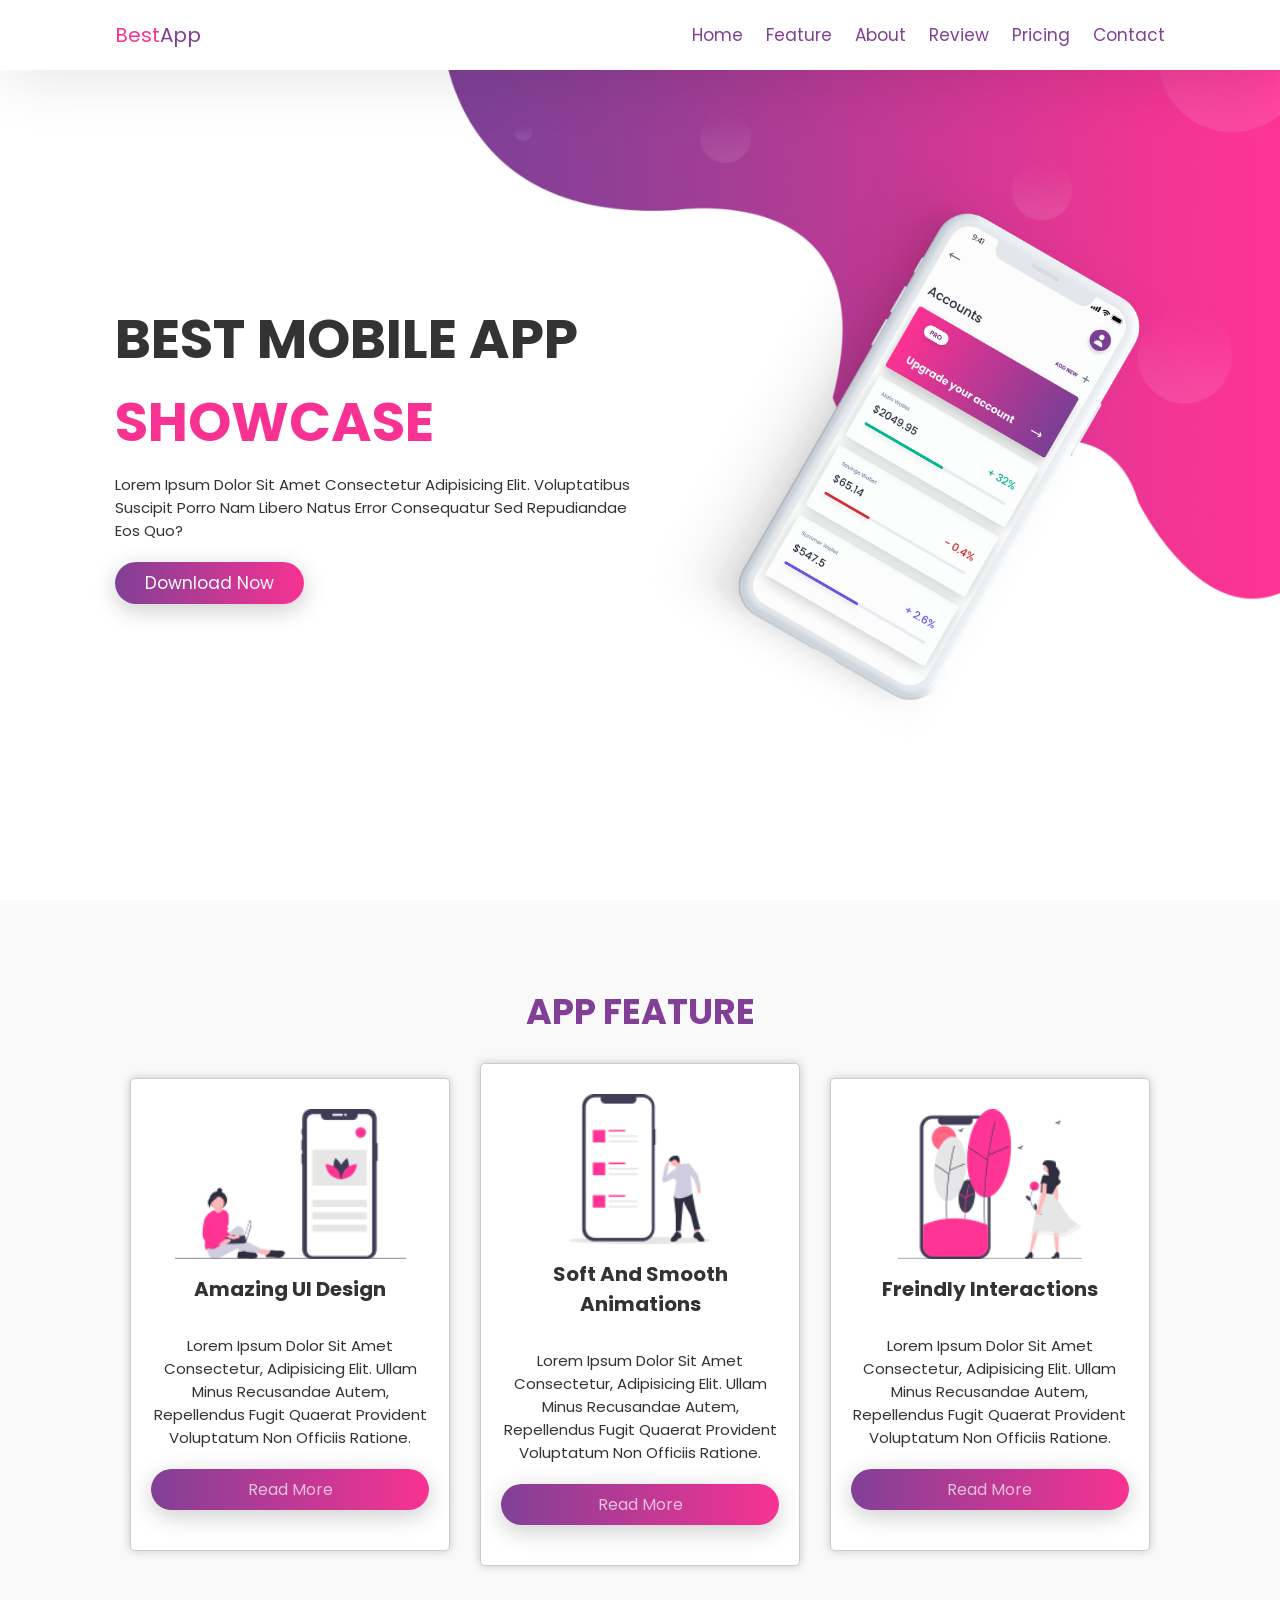
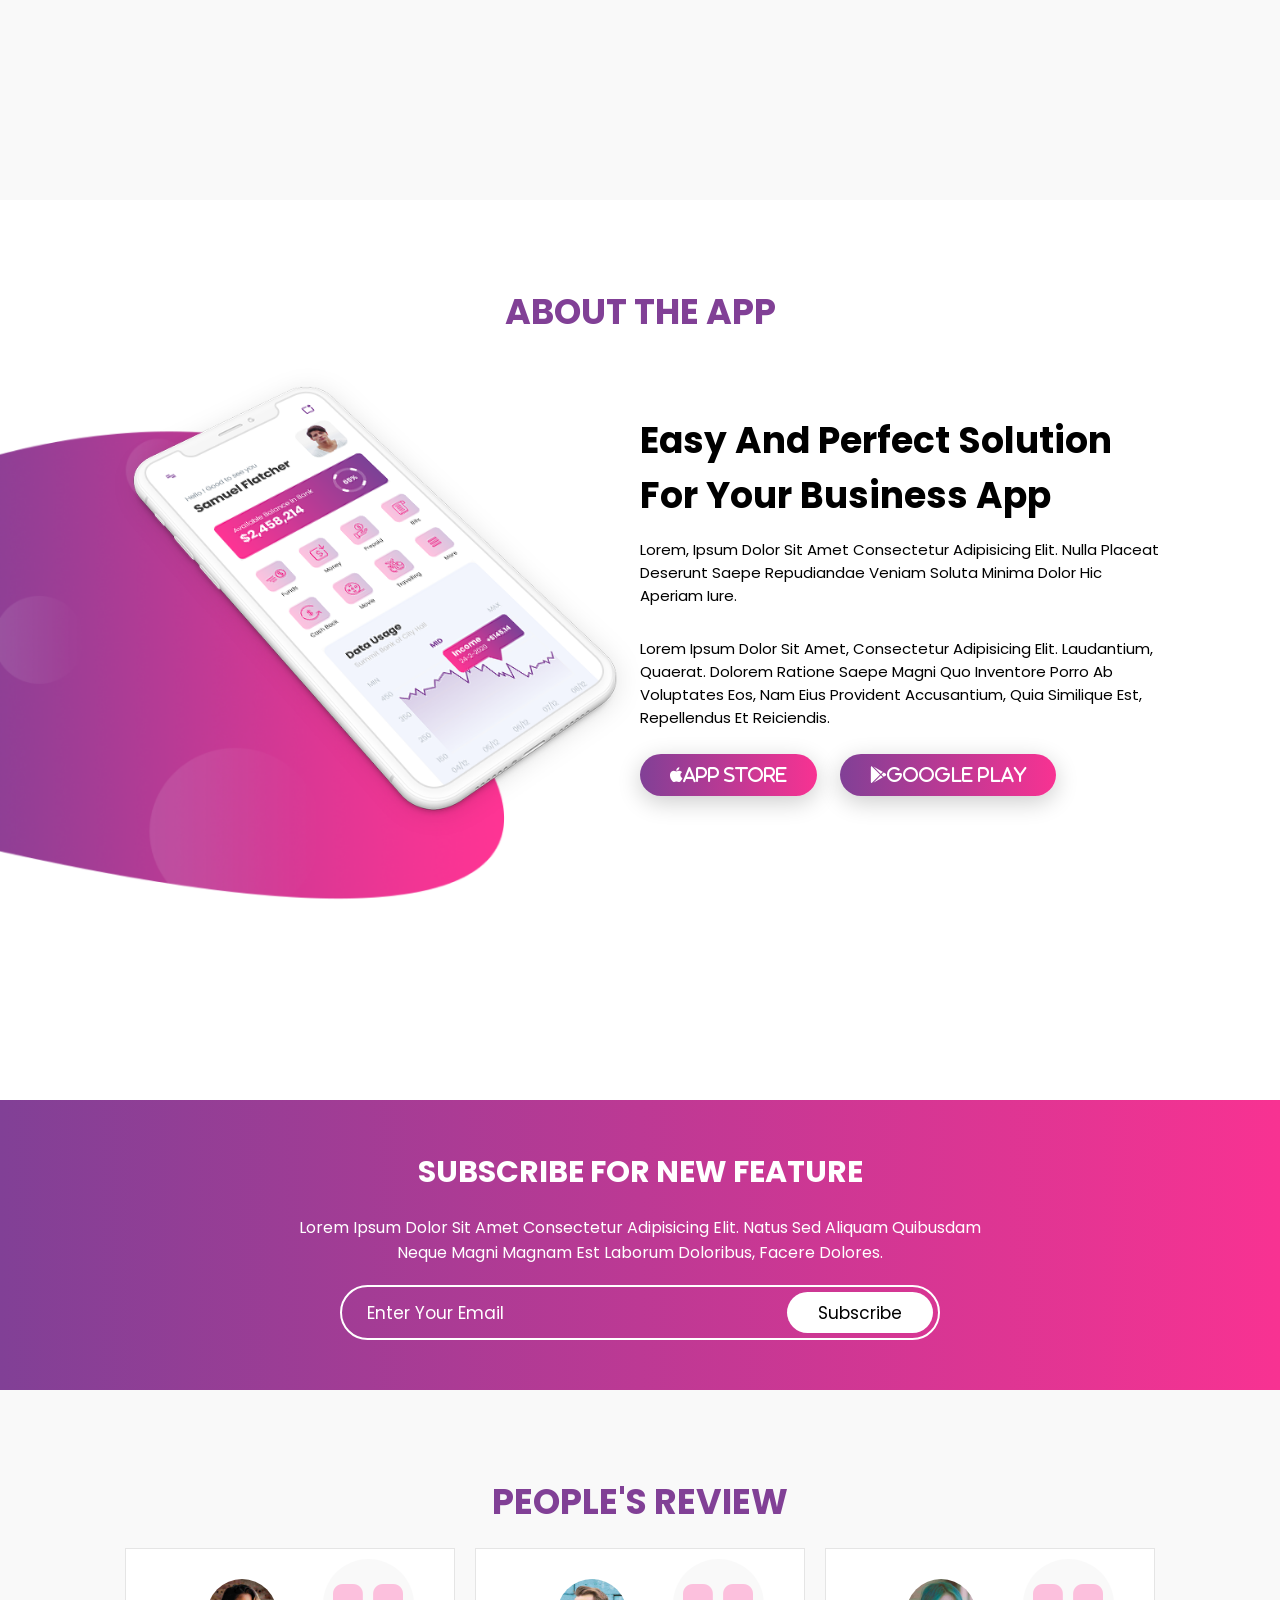
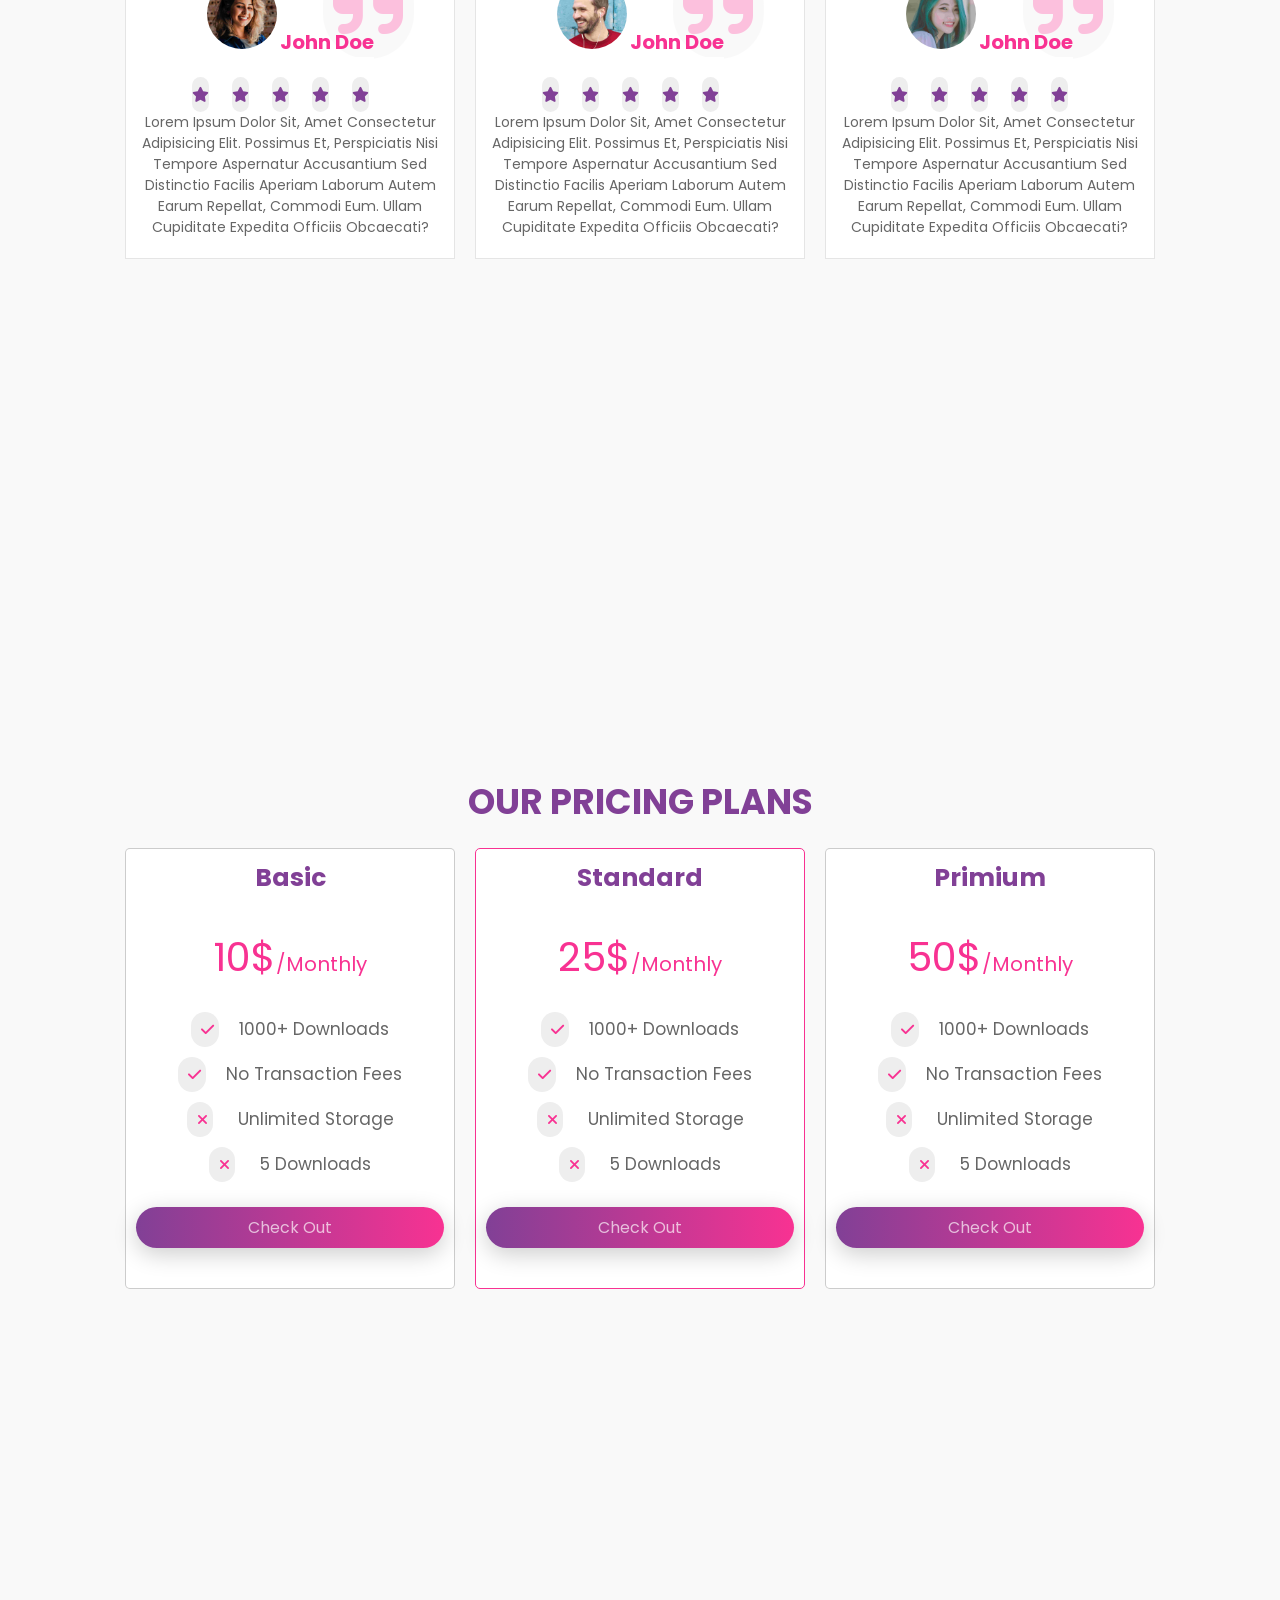
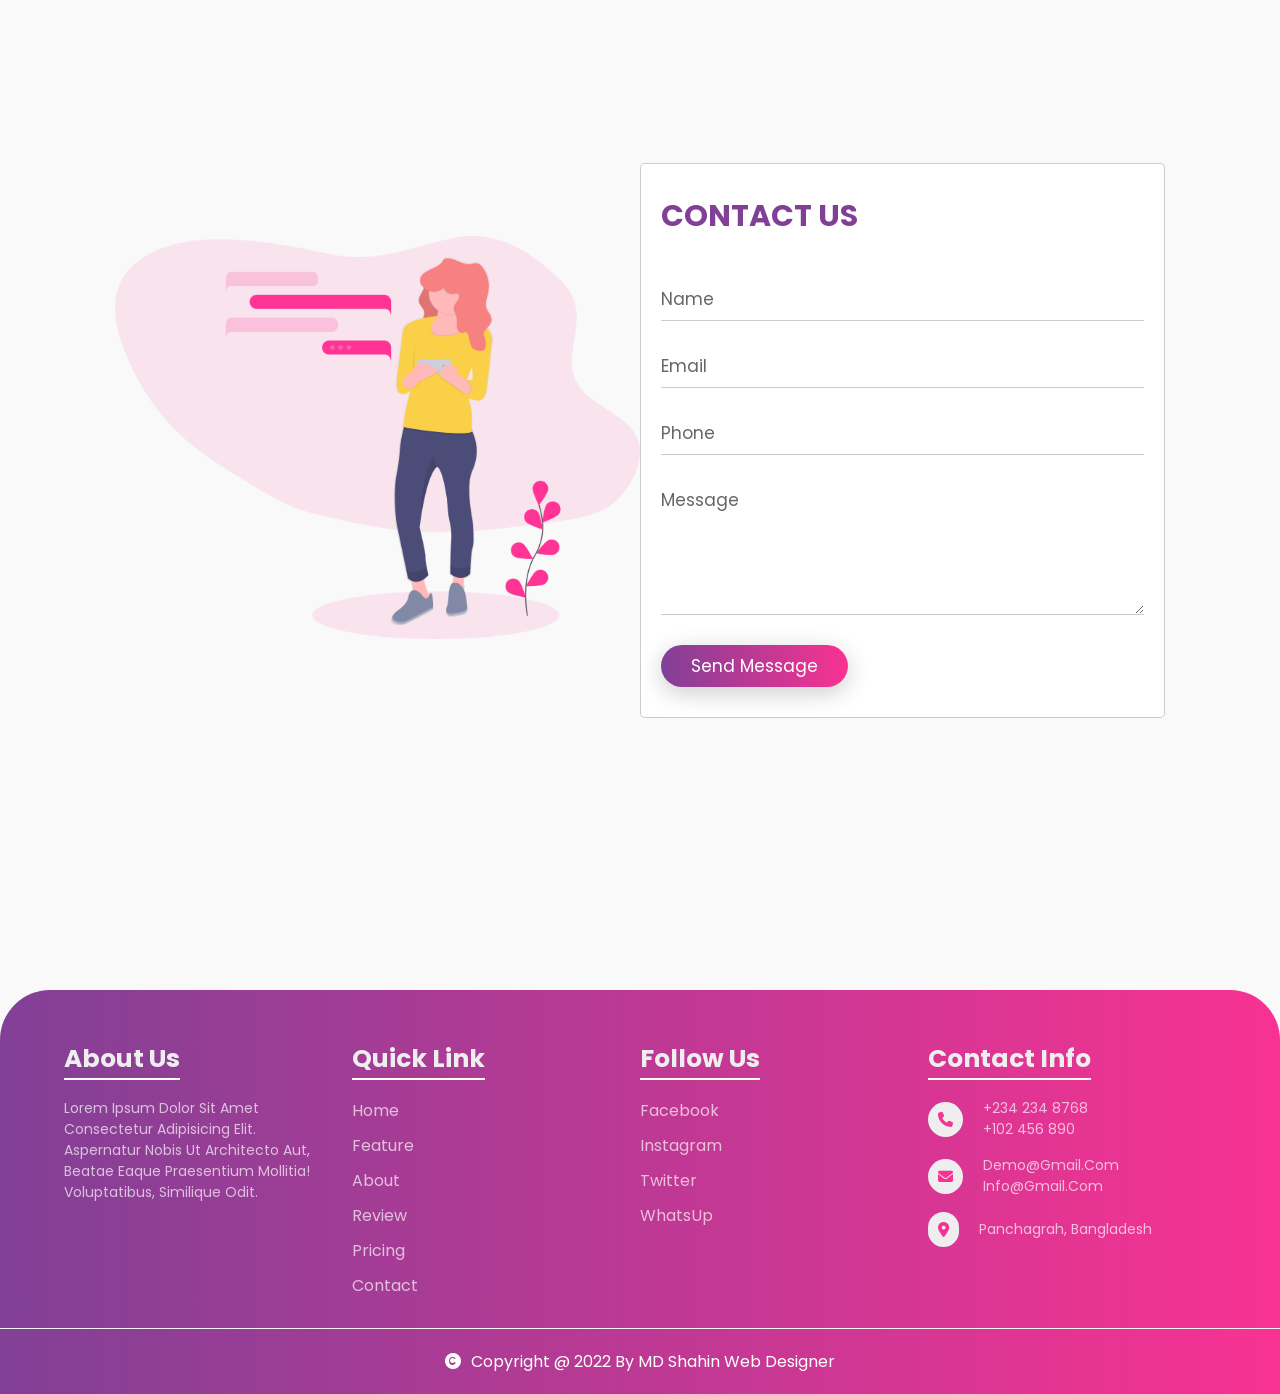
<file: index.html>
<!DOCTYPE html>
<html lang="en">
<head>
    <meta charset="UTF-8">
    <meta name="viewport" content="width=device-width, initial-scale=1.0">
    <title>complete responsive app landing page website design </title>
    <link rel="stylesheet" href="https://cdnjs.cloudflare.com/ajax/libs/font-awesome/6.1.1/css/all.min.css">
    <link rel="stylesheet" href="css/style.css">
    <link rel="stylesheet" href="css/responsive.css">
</head>
<body>
   
    <!-- header seciton start -->

    <header>

        <a href="#" class="logo"><span>best</span>App</a>

        <nav class="navbar">
            <a href="#home">home</a>
            <a href="#feature">feature</a>
            <a href="#about">about</a>
            <a href="#review">review</a>
            <a href="#pricing">pricing</a>
            <a href="#contact">contact</a>
        </nav>
        <div class="hambarg">
            <span class="bar"></span>
            <span class="bar"></span>
            <span class="bar"></span>
        </div>

    </header>

    <!-- header section end -->

    <!-- home section start -->

    <section class="home" id="home">

        <div class="content">
            <h3>best mobile app <span>showcase</span></h3>
            <p>Lorem Ipsum Dolor Sit Amet Consectetur Adipisicing Elit. Voluptatibus Suscipit Porro Nam Libero Natus Error Consequatur Sed Repudiandae Eos Quo?</p>
            <a href="#" class="btn">download now</a>
        </div>
        <div class="img">
            <img src="img/home-img.png" alt="">
        </div>

    </section>

    <!-- home section end -->

    <!-- feature section start -->

    <section class="feature" id="feature">

        <h1 class="heading">app feature</h1>

        <div class="box-container">
            
            <div class="box">
                <img src="img/f-icon1.png" alt="">
                <h3>Amazing UI Design</h3>
                <p>Lorem Ipsum Dolor Sit Amet Consectetur, Adipisicing Elit. Ullam Minus Recusandae Autem, Repellendus Fugit Quaerat Provident Voluptatum Non Officiis Ratione.</p>
                <a href="#" class="btn">read more</a>
            </div>
            <div class="box">
                <img src="img/f-icon2.png" alt="">
                <h3>Soft And Smooth Animations</h3>
                <p>Lorem Ipsum Dolor Sit Amet Consectetur, Adipisicing Elit. Ullam Minus Recusandae Autem, Repellendus Fugit Quaerat Provident Voluptatum Non Officiis Ratione.</p>
                <a href="#" class="btn">read more</a>
            </div>
            <div class="box">
                <img src="img/f-icon3.png" alt="">
                <h3>Freindly Interactions</h3>
                <p>Lorem Ipsum Dolor Sit Amet Consectetur, Adipisicing Elit. Ullam Minus Recusandae Autem, Repellendus Fugit Quaerat Provident Voluptatum Non Officiis Ratione.</p>
                <a href="#" class="btn">read more</a>
            </div>


        </div>

    </section>

    <!-- feature section end -->

    <!-- about section start -->

    <section class="about" id="about">

        <h1 class="heading">about the app</h1>

        <div class="column">

            <div class="image">
                <img src="img/about-img.png" alt="">
            </div>

            <div class="content">
                <h3>
                    Easy And Perfect Solution For Your Business App</h3>
                <p>Lorem, Ipsum Dolor Sit Amet Consectetur Adipisicing Elit. Nulla Placeat Deserunt Saepe Repudiandae Veniam Soluta Minima Dolor Hic Aperiam Iure.</p>

                    <p>Lorem Ipsum Dolor Sit Amet, Consectetur Adipisicing Elit. Laudantium, Quaerat. Dolorem Ratione Saepe Magni Quo Inventore Porro Ab Voluptates Eos, Nam Eius Provident Accusantium, Quia Similique Est, Repellendus Et Reiciendis.</p>
                    <div class="button">
                        <a href="#" class="btn"><i class="fab fa-apple">app store</i></a>
                    <a href="#" class="btn"><i class="fab fa-google-play">google play</i></a>
                    </div>
                    

            </div>

        </div>

    </section>

    <!-- about section end -->

    <!-- news letter section start -->

    <div class="newsletter">

        <h3>subscribe for new feature</h3>
        <p>Lorem Ipsum Dolor Sit Amet Consectetur Adipisicing Elit. Natus Sed Aliquam Quibusdam Neque Magni Magnam Est Laborum Doloribus, Facere Dolores.</p>
        <form action="">
            <input type="email" placeholder="enter your email">
            <input type="submit" value="subscribe">
        </form>

    </div>

    <!-- news letter section end -->

    <!-- review section start -->

    <section class="review" id="review">

        <h1 class="heading">people's review</h1>

        <div class="box-container">

            <div class="box">
                <i class="fas fa-quote-right"></i>
                <div class="user">
                    <img src="img/pic1.png" alt="">
                    <h3>john doe</h3>
                    <div class="stars">
                        <i class="fas fa-star"></i>
                        <i class="fas fa-star"></i>
                        <i class="fas fa-star"></i>
                        <i class="fas fa-star"></i>
                        <i class="fas fa-star"></i>
                    </div>
                    <div class="comment">
                        Lorem Ipsum Dolor Sit, Amet Consectetur Adipisicing Elit. Possimus Et, Perspiciatis Nisi Tempore Aspernatur Accusantium Sed Distinctio Facilis Aperiam Laborum Autem Earum Repellat, Commodi Eum. Ullam Cupiditate Expedita Officiis Obcaecati?
                    </div>
                </div>
            </div>
            <div class="box">
                <i class="fas fa-quote-right"></i>
                <div class="user">
                    <img src="img/pic2.png" alt="">
                    <h3>john doe</h3>
                    <div class="stars">
                        <i class="fas fa-star"></i>
                        <i class="fas fa-star"></i>
                        <i class="fas fa-star"></i>
                        <i class="fas fa-star"></i>
                        <i class="fas fa-star"></i>
                    </div>
                    <div class="comment">
                        Lorem Ipsum Dolor Sit, Amet Consectetur Adipisicing Elit. Possimus Et, Perspiciatis Nisi Tempore Aspernatur Accusantium Sed Distinctio Facilis Aperiam Laborum Autem Earum Repellat, Commodi Eum. Ullam Cupiditate Expedita Officiis Obcaecati?
                    </div>
                </div>
            </div>
            <div class="box">
                <i class="fas fa-quote-right"></i>
                <div class="user">
                    <img src="img/pic3.png" alt="">
                    <h3>john doe</h3>
                    <div class="stars">
                        <i class="fas fa-star"></i>
                        <i class="fas fa-star"></i>
                        <i class="fas fa-star"></i>
                        <i class="fas fa-star"></i>
                        <i class="fas fa-star"></i>
                    </div>
                    <div class="comment">
                        Lorem Ipsum Dolor Sit, Amet Consectetur Adipisicing Elit. Possimus Et, Perspiciatis Nisi Tempore Aspernatur Accusantium Sed Distinctio Facilis Aperiam Laborum Autem Earum Repellat, Commodi Eum. Ullam Cupiditate Expedita Officiis Obcaecati?
                    </div>
                </div>
            </div>

        </div>

    </section>

    <!-- review section end -->

    <!-- pricing section start -->

    <section class="pricing" id="pricing">

        <h1 class="heading">our pricing plans</h1>

        <div class="box-container">

            <div class="box">
                <h3>basic</h3>
                <div class="price">10$<span>/monthly</span></div>
                <ul>
                    <li><i class="fas fa-check"></i>1000+ Downloads</li>
                    <li><i class="fas fa-check"></i>No Transaction Fees</li>
                    <li><i class="fas fa-times"></i> Unlimited Storage</li>
                    <li><i class="fas fa-times"></i> 5 Downloads</li>
                </ul>
                <a href="#" class="btn">check out</a>
            </div>
            <div class="box">
                <h3>standard</h3>
                <div class="price">25$<span>/monthly</span></div>
                <ul>
                    <li><i class="fas fa-check"></i>1000+ Downloads</li>
                    <li><i class="fas fa-check"></i>No Transaction Fees</li>
                    <li><i class="fas fa-times"></i> Unlimited Storage</li>
                    <li><i class="fas fa-times"></i> 5 Downloads</li>
                </ul>
                <a href="#" class="btn">check out</a>
            </div>
            <div class="box">
                <h3>primium</h3>
                <div class="price">50$<span>/monthly</span></div>
                <ul>
                    <li><i class="fas fa-check"></i>1000+ Downloads</li>
                    <li><i class="fas fa-check"></i>No Transaction Fees</li>
                    <li><i class="fas fa-times"></i> Unlimited Storage</li>
                    <li><i class="fas fa-times"></i> 5 Downloads</li>
                </ul>
                <a href="#" class="btn">check out</a>
            </div>

        </div>

    </section>

    <!-- pricing section end -->

    <!-- contact section start -->

        <section class="contact" id="contact">

            <div class="img">
                <img src="img/contact-img.png" alt="">
            </div>

            <form action="">

                <h3>contact us</h3>

                <div class="input-form">
                    <input type="text" required>
                    <label>name</label>
                </div>
                <div class="input-form">
                    <input type="email" required>
                    <label>email</label>
                </div>
                <div class="input-form">
                    <input type="number" required>
                    <label>phone</label>
                </div>
                <div class="input-form">
                    <textarea required name="" id="" cols="30" rows="10"></textarea>
                    <label>message</label>
                </div>

                <input type="submit" class="btn" value="send message">

            </form>

        </section>    

    <!-- contact section end -->

    <!-- footer section starts  -->

    <div class="footer">
        <div class="footer-content">
            <div class="box">
                <h3>About Us</h3>
                <p>Lorem ipsum dolor sit amet consectetur adipisicing elit. Aspernatur nobis ut architecto aut, beatae eaque praesentium mollitia! Voluptatibus, similique odit.</p>
            </div>
            <div class="box">
                <h3>Quick Link</h3>
                <a href="#">Home</a>
                <a href="#">Feature</a>
                <a href="#">About</a>
                <a href="#">Review</a>
                <a href="#">Pricing</a>
                <a href="#">Contact</a>
            </div>
            <div class="box">
                <h3>Follow Us</h3>
                <a href="#">Facebook</a>
                <a href="#">Instagram</a>
                <a href="#">Twitter</a>
                <a href="#">WhatsUp</a>
            </div>
            <div class="box">
                <h3>Contact Info</h3>
                <div class="phone">
                    <i class="fa-solid fa-phone"></i>
                    <p>+234 234 8768 <br>+102 456 890</p>
                </div>
                <div class="email">
                    <i class="fa-solid fa-envelope"></i>
                    <p>demo@gmail.com <br> info@gmail.com</p>
                </div>
                <div class="location">
                    <i class="fa-solid fa-location-dot"></i>
                    <p>Panchagrah, Bangladesh</p>
                </div>
            </div>

        </div>
    </div>

    <div class="copyright"><i class="fa-solid fa-copyright"></i>Copyright @ 2022 By MD shahin Web Designer</div>


<!-- footer section ends -->





    <script src="js/script.js"></script>
</body>
</html>
</file>
<file: css/style.css>
@import url('https://fonts.googleapis.com/css2?family=Lato&family=Poppins:wght@100;200;300;400&display=swap');

/* --- common css ------ */
:root{
    --purple: #814096;
    --pink: #f83292;
    --gradient: linear-gradient(90deg, var(--purple), var(--pink));
}

*{
    font-family: 'Poppins', sans-serif;
    margin: 0;
    padding: 0;
    box-sizing: border-box;
    text-decoration: none;
    outline: none;
    border: none;
    text-transform: capitalize;
}
*::selection{
    background-color: var(--pink);
    color: #fff;
}
html{
    font-size: 62.5%;
    overflow-x: hidden;
}
body{
    background-color: #f9f9f9;
}
section{
    min-height: 100vh;
    padding:  7.5rem 9%;
}
.btn{
    display: inline-block;
    margin-top: 1rem;
    padding: .8rem 3rem;
    border-radius: 5rem;
    background: var(--gradient);
    font-size: 1.7rem;
    color: #fff;
    cursor: pointer;
    box-shadow: 0 6px 23px 0px rgb(0 0 0 / 20%);
    transition: all 0.3s linear;
}
.btn:hover{
    transform: scale(1.1);
}
.heading{
    text-align: center;
    color: var(--purple);
    font-size: 3.5rem;
    text-transform: uppercase;
    padding: 1rem;
}


/* --- common css ------ */

header{
    position: fixed;
    top: 0;
    left: 0;
    width: 100%;
    background-color: #fff;
    padding: 2rem 9%;
    display: flex;
    justify-content: space-between;
    align-items: center;
    z-index: 1;
    box-shadow: 0.5rem 1rem 6rem rgba(0,0,0,.1);
}
header .logo {
    font-size: 2rem;
    color: var(--purple);
}
header .logo span{
    color: var(--pink);
}
header .navbar a{
    font-size: 1.7rem;
    margin-left: 2rem;
    color: var(--purple);
}
header .navbar a:hover{
    color: var(--pink);
}
.hambarg{
    display: none;
}
.hambarg .bar{
    height: 3px;
    width: 25px;
    background-color: #000;
    display: block;
    margin: 5px 0;
}

/* ---- home section style start ---- */

.home{
    display: flex;
    justify-content: center;
    align-items: center;
    background: url(/img/home-bg-img.png) no-repeat center/cover;
}
.home .img img{
    width: 40vw;
    animation: float 3s linear infinite;
}
@keyframes float{
    0%, 100%{
        transform: translateY(0rem);
    }
    50%{
        transform: translateY(-3.5rem);
    }
}
.home .content h3{
    font-size: 5.5rem;
    color: #333;
    text-transform: uppercase;
}
.home .content h3 span{
    color: var(--pink);
    text-transform: uppercase;
}
.home .content p{
    font-size: 1.5rem;
    color: #333;
    padding: 1rem 0;
}

/* ---- home section style end ---- */

/* feature section style start */

.feature .box-container{
    display: flex;
    justify-content: center;
    align-items: center;
    flex-wrap: wrap;
}
.feature .box-container .box{
   flex: 1 1 30rem;
   background-color: #fff;
   border-radius: .5rem;
   border: 1px solid rgba(0,0,0,.2);
   margin: 1.5rem;
   padding: 3rem 2rem;
   text-align: center;
   box-shadow: 0 0 10px rgba(0,0,0,.2);
   transition: 0.2s linear;
}
.feature .box-container .box img{
    height: 15rem;
}
.feature .box-container .box h3{
    font-size: 2rem;
    padding-top: 1rem;
    color: #333;
}
.feature .box-container .box p{
    font-size: 1.5rem;
    padding: 1rem 0;
    color: #333;
}

/* feature section style end */

/* about section style start */

.about{
    background: url(/img/about-bg.png) no-repeat center/cover;
}
.about .column{
    display: flex;
    align-items: center;
    justify-content: space-between;
    flex-wrap: wrap;
    margin-top: 2rem ;
}
.about .column .image{
    flex: 1 1 40rem;
}
.about .column .image img{
    width: 100%;
}
.about .column .content{
    flex: 1 1 40rem;
}
.about .column .content .button .btn:last-child{
    margin-left: 20px;
}
.about .column .content h3{
    font-size: 3.6rem;
    text-transform: capitalize;
}
.about .content p{
    font-size: 1.5rem;
    padding: 1.5rem 0;
    text-transform: capitalize;
}


/* about section style end */

/* new letter section style start */

.newsletter{
    text-align: center;
    padding: 5rem 1rem;
    background-image: var(--gradient);
}
.newsletter h3{
    color: #fff;
    font-size: 3rem;
    text-transform: uppercase;
}
.newsletter p{
    color: #fff;
    font-size: 1.6rem;
    margin: 2rem auto;
    max-width: 70rem;
}
.newsletter form{
    display: flex;
    max-width: 60rem;
    height: 5.5rem;
    margin: auto;
    border: .2rem solid #fff;
    border-radius: 5rem;
    padding: .5rem;
}
.newsletter form input[type="email"]{
    padding: 0 2rem;
    font-size: 1.7rem;
    background: transparent;
    text-transform: none;
    color: #fff;
    width: 100%;
}
.newsletter form input[type="email"]::placeholder{
    color: #fff;
    text-transform: capitalize;
}
.newsletter form input[type="submit"]{
    background-color: #fff;
    width: 20rem;
    font-size: 1.7rem;
    border-radius: 5rem;
    cursor: pointer;
    transition: all 0.3s ease;
}
.newsletter form input[type="submit"]:hover{
    color: var(--pink);
}
/* new letter section style end */

/* review section style start */

.review .box-container{
    display: flex;
    align-items: center;
    justify-content: space-between;
    flex-wrap: wrap;
}
.review .box-container .box{
    background: #fff;
    margin: 1rem;
    padding: 1rem;
    text-align: center;
    border: .1rem solid rgba(0,0,0,.1);
    flex: 1 1 30rem;
    position: relative;
}
.review .box-container .box .fa-quote-right{
    font-size: 8rem;
    position: absolute;
    right: 2rem;
    color: var(--pink);
    top: 1rem;
    opacity: .3;
}
.review .box-container .box .user img{
    border-radius: 50%;
    height: 7rem;
    width: 7rem;
    object-fit: cover;
    margin-top: 2rem;
}
.review .box-container .box .user  h3{
    font-size: 2rem;
    color: var(--pink);
}
.review .box-container .box .user .stars i{
    color: var(--purple);
    font-size: 1.5rem;
    padding: 1rem 0;
}
.review .box-container .box .user .comment{
    color: #666;
    font-size: 1.4rem;
    padding-bottom: 1rem;
}


/* review section style end */

/* pricing section style start */
.pricing .box-container{
    display: flex;
    align-items: center;
    justify-content: space-between;
    flex-wrap: wrap;
}
.pricing .box-container .box{
    flex: 1 1 30rem;
    text-align: center;
    margin: 1rem;
    padding: 1rem;
    background-color: #fff;
    border: .1rem solid rgba(0,0,0,.2);
    border-radius: .5rem;
    padding-bottom: 3rem;
}
.pricing .box-container .box:hover,
.pricing .box-container .box:nth-child(2){
    border: .1rem solid var(--pink);
}
.pricing .box-container .box h3{
    font-size: 2.5rem;
    color: var(--purple);
}
.pricing .box-container .box .price{
    font-size: 4rem;
    color: var(--pink);
    padding: 1rem 0;
}
.pricing .box-container .box .price span{
    font-size: 2rem;
}
.pricing .box-container .box ul{
    padding: 1rem 0;
    list-style-type: none;
}
.pricing .box-container .box ul li{
    font-size: 1.7rem;
    color: #666;
    padding: .5rem 0;
}
.pricing .box-container .box ul li i{
    padding-right: 5px;
}
.pricing .box-container .box ul li .fa-times{
    color: var(--pink);
}


/* pricing section style end */

/* contact section style start */

.contact{
    display: flex;
    align-items: center;
    justify-content: space-between;
    flex-wrap: wrap;
}
.contact .img img{
    width: 100%;
}
.contact .img{
    flex: 1 1 40rem;
}
.contact form{
    flex:  1 1 40rem;
    padding: 3rem 2rem;
    border: .1rem solid rgba(0,0,0,.2);
    border-radius: .5rem;
    background-color: #fff;
}
.contact form h3{
    color: var(--purple);
    font-size: 3rem;
    text-transform: uppercase;
    padding-bottom: 3rem;
}
.contact form .input-form{
    position: relative;
}
.contact form .input-form input, .contact form .input-form textarea{
    width: 100%;
    background: none;
    border-bottom: .1rem solid rgba(0,0,0,.2);
    padding: 0.5rem 0;
    margin: 1.5rem 0;
    column-rule: #666;
    font-size: 1.7rem;
}
.contact form .input-form textarea{
    height: 13rem;
}
.contact form .input-form label{
    position: absolute;
    top: 1.7rem;
    left: 0;
    font-size: 1.7rem;
    color: #666;
    transition: .2s linear;
}
.contact form .input-form input:focus ~ label,
.contact form .input-form input:valid ~ label,
.contact form .input-form textarea:focus ~ label,
.contact form .input-form textarea:valid ~ label{
    top: -.5rem;
    font-size: 1.5rem;
}


/* contact section style end */

/* footer section style start */

.footer{
    width: 100%;
    background: var(--gradient);
    border-radius: 50px 50px 0px 0px;
    margin-top: 100px;
    padding: 50px 0 20px 0;
 
}
.footer-content{
    width: 90%;
    margin: auto;
    display: flex;
    justify-content: space-between;
    align-items: start;
}
.box{
    flex-basis: 25%;
}
.box a{
    display: block;
    margin-bottom: 10px;
    font-size: 16px;
    color: #ffffffad;
}
.box p{
    color: #eee;
    font-size: 14px;
    color: #ffffffad;
    padding-right: 20px;
}
.box h3{
    font-size: 25px;
    color: #eee;
    display: inline-block;
    position: relative;
   margin-bottom: 20px;
}
.box h3::after{
    content: '';
    height: 2px;
    width: 100%;
    display: block;
    position: absolute;
    background-color: #fff;
    margin: auto;

}
.box a:hover{
    text-decoration: underline;
}
.box .phone, .box .email, .box .location{
    display: flex;
    align-items: center;
    margin-bottom: 15px;
}
.box i{
    margin-right: 20px;
    padding: 10px;
    background-color: #eee;
    font-size: 15px;
    border-radius: 50px;
    color: var(--pink);
}
.copyright{
    width: 100%;
    background: var(--gradient);
    padding: 20px 9%;
    text-align: center;
    font-size: 16px;
    color: #fff;
    border-top: 1px solid #f5f5f5;
}
.copyright i{
    margin-right: 10px;
}

/* footer section style end */
</file>
<file: css/responsive.css>
@media screen and (max-width: 991px){
    section{
        min-height: 100vh;
        padding:  0 5%;
        padding-top: 7.5rem;
    }
    .about{
        background-position: right;
    }
    .newsletter{
        margin-top: 2rem;
    }
}


@media screen and (max-width: 768px){
    .hambarg{
        display: block;
        cursor: pointer;
    }
    .navbar{
        position: fixed;
        top: 70px;
        left: 0;
        width: 100%;
        display: none;
        background-color: #fff;
        border-top: 1px solid rgba(0, 0, 0, 0.249);
        transition: all 1s ease-in-out;
    }
    .navbar.active{
        display: block;;
    }
    .navbar a{
       display: block;
       margin: 2rem 0;
    }
    .hambarg.active .bar:nth-child(2){
        opacity: 0;
    }
    .hambarg.active .bar:nth-child(1){
        transform: translateY(8px) rotate(45deg);
    }
    .hambarg.active .bar:nth-child(3){
        transform: translateY(-8px) rotate(-45deg);
    }
    .home{
        flex-flow: column-reverse;
    }
    .home .img img{
        width: 100%;
        margin: auto;text-align: center;
    }
    .home .content h3{
        font-size: 3.6rem;
    }
    .home .content p{
        font-size: 1.5rem;
    }
    .footer-content{
        flex-direction: column;
    }
    .box{
        margin-top: 20px;
    }

}
@media screen and (max-width: 450px){
    .about .content .btn{
        width: 100%;
        text-align: center;
    }
    .about .column .content .button .btn:last-child{
        margin-left: 0;
    }
}
</file>
